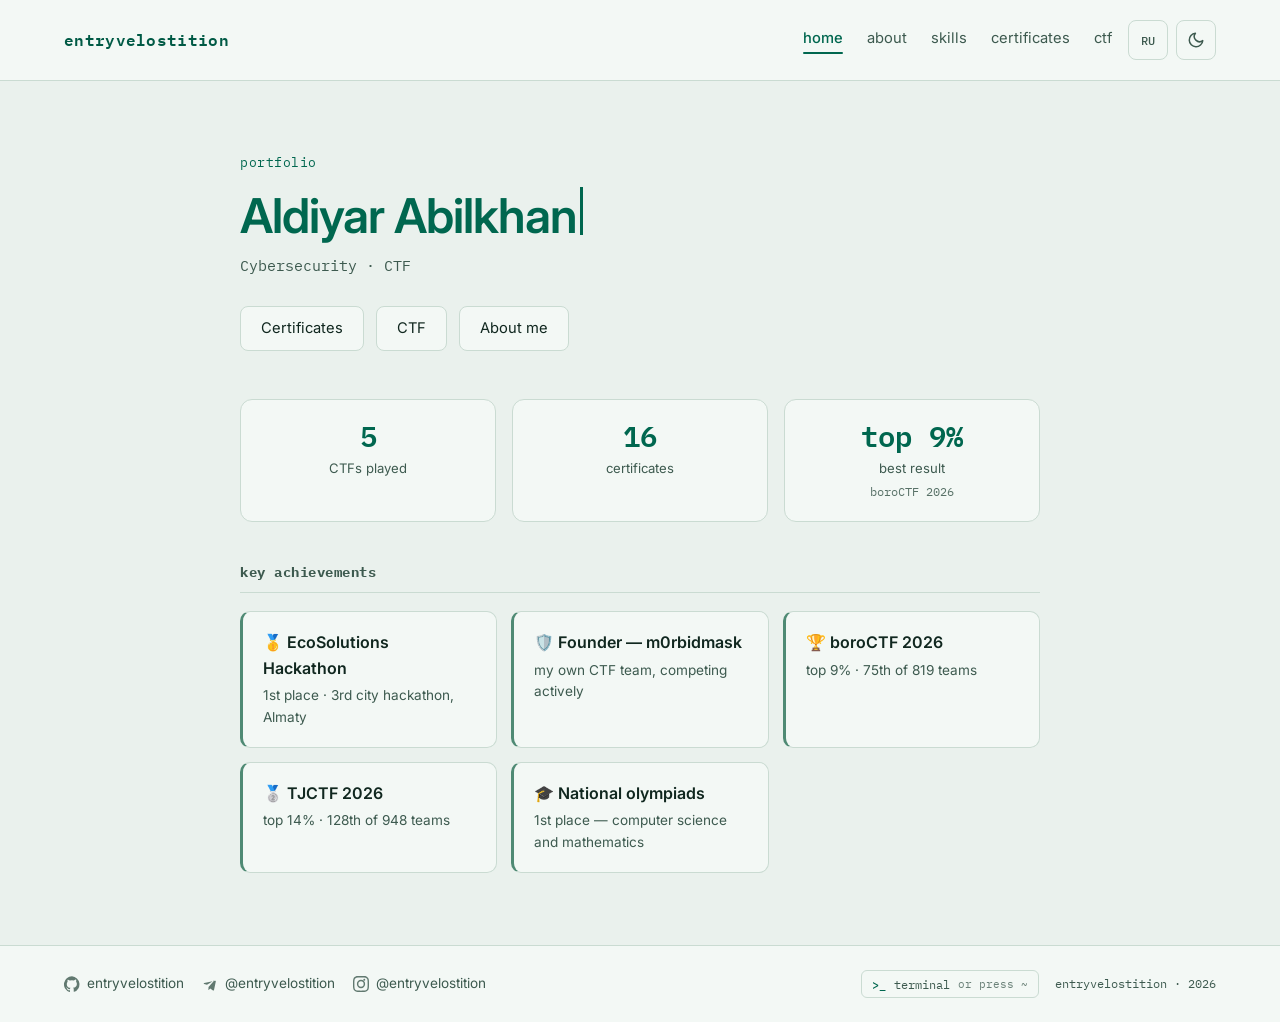
<file: index.html>
<!DOCTYPE html>
<html lang="ru">
<head>
<meta charset="UTF-8">
<meta name="viewport" content="width=device-width, initial-scale=1.0">
<title>m0rbidmask</title>
<meta name="description" content="Алдияр Әбілхан (entryvelostition) — информационная безопасность и CTF. Результаты соревнований, сертификаты, навыки.">
<meta property="og:type" content="website">
<meta property="og:site_name" content="entryvelostition">
<meta property="og:title" content="Алдияр Әбілхан — ИБ · CTF">
<meta property="og:description" content="Информационная безопасность, CTF, саморазвитие. Результаты, сертификаты, навыки.">
<meta property="og:url" content="https://entryvelostition.github.io/">
<meta property="og:image" content="https://entryvelostition.github.io/og.png">
<meta property="og:image:width" content="1200">
<meta property="og:image:height" content="630">
<meta name="twitter:card" content="summary_large_image">
<meta name="theme-color" content="#00674f">
<link rel="icon" href="favicon.svg" type="image/svg+xml">
<script>try{var t=localStorage.getItem("theme");if(t)document.documentElement.dataset.theme=t}catch(e){}</script>
<link rel="preconnect" href="https://fonts.googleapis.com">
<link rel="preconnect" href="https://fonts.gstatic.com" crossorigin>
<link href="https://fonts.googleapis.com/css2?family=Inter:wght@400;500;600&family=IBM+Plex+Mono:wght@400;500&display=swap" rel="stylesheet">
<link rel="stylesheet" href="style.css">
</head>
<body>
<main>
  <section class="intro">
    <p class="eyebrow">portfolio</p>
    <h1><span class="nick" id="nick">Алдияр Әбілхан</span><span class="tw-cursor" id="twcur"></span></h1>
    <p class="role" id="role"></p>
    <p class="tagline" id="tagline"></p>
    <div class="cta">
      <a href="certs.html" class="btn" data-i18n="home.certs">Сертификаты</a>
      <a href="ctf.html" class="btn" data-i18n="home.ctf">CTF</a>
      <a href="bio.html" class="btn" data-i18n="home.bio">О себе</a>
    </div>
  </section>

  <section class="stats" id="stats"></section>

  <section>
    <h2 class="block-h" data-i18n="home.highlights">основные достижения</h2>
    <div class="highlights" id="highlights"></div>
  </section>
</main>

<script src="data.js"></script>
<script src="common.js"></script>
<script>
buildChrome("home");
document.getElementById("role").textContent = L(PROFILE, "role");
document.getElementById("highlights").innerHTML = HIGHLIGHTS.map(h=>`
  <div class="hl"><div class="t">${L(h,"title")}</div><div class="n">${L(h,"note")}</div></div>`).join("");

// --- цифры-достижения (считаются автоматически из data.js) ---
const played = CTF.filter(c => ctfPct(c));
let best = null;
played.forEach(c => {
  const p = ctfPct(c).pct;
  if (best === null || p < best.pct) best = { pct: p, event: L(c, "event") };
});
const stats = [
  { num: played.length,  label: t("stat.played") },
  { num: CERTS.length,   label: t("stat.certs") },
  ...(best ? [{ num: t("top") + " " + best.pct + "%", label: t("stat.best"), sub: best.event }] : []),
];
document.getElementById("stats").innerHTML = stats.map(s=>`
  <div class="stat">
    <div class="stat-num">${s.num}</div>
    <div class="stat-label">${s.label}</div>
    ${s.sub ? `<div class="stat-sub">${s.sub}</div>` : ""}
  </div>`).join("");

// --- typewriter: печатаем имя, затем tagline по очереди ---
const nickEl = document.getElementById("nick");
const tagEl  = document.getElementById("tagline");
const curEl  = document.getElementById("twcur");
const NAME = L(PROFILE, "name") || PROFILE.nick;
const TAG  = L(PROFILE, "tagline") || "";
const reduceMotion = window.matchMedia("(prefers-reduced-motion: reduce)").matches;

function typeText(el, txt, speed, done){
  let i = 0;
  (function step(){
    if(i <= txt.length){ el.textContent = txt.slice(0, i++); setTimeout(step, speed); }
    else if(done) done();
  })();
}

if(reduceMotion){
  nickEl.textContent = NAME;
  tagEl.textContent  = TAG;
  if(curEl) curEl.style.display = "none";
} else {
  nickEl.textContent = "";
  tagEl.textContent  = "";
  typeText(nickEl, NAME, 80, ()=>{
    setTimeout(()=>typeText(tagEl, TAG, 30, ()=>{
      if(curEl) curEl.style.display = "none";
    }), 400);
  });
}

// --- анимация появления при скролле ---
const io = new IntersectionObserver((entries)=>{
  entries.forEach(e=>{ if(e.isIntersecting){ e.target.classList.add("in"); io.unobserve(e.target); } });
}, { threshold: 0.12 });
document.querySelectorAll(".stat, .hl, .block-h").forEach((el,i)=>{
  el.classList.add("reveal");
  el.style.transitionDelay = (i * 60) + "ms";
  io.observe(el);
});
</script>
</body>
</html>
</file>
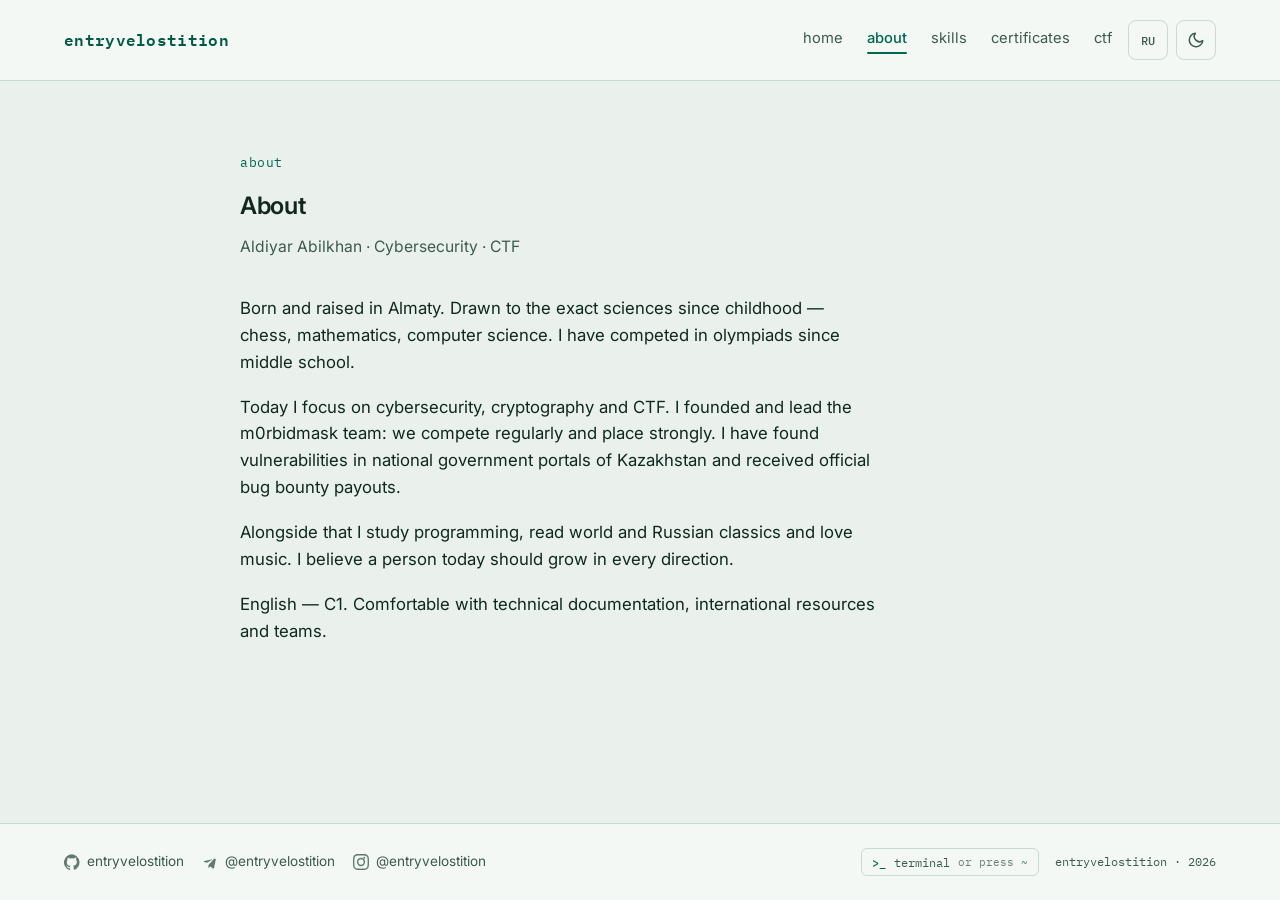
<file: bio.html>
<!DOCTYPE html>
<html lang="ru">
<head>
<meta charset="UTF-8">
<meta name="viewport" content="width=device-width, initial-scale=1.0">
<title>О себе — m0rbidmask</title>
<meta name="description" content="Алдияр Әбілхан: кибербезопасность, криптография, CTF, команда m0rbidmask, bug bounty.">
<meta property="og:type" content="profile">
<meta property="og:title" content="О себе — Алдияр Әбілхан">
<meta property="og:description" content="Кибербезопасность, криптография, CTF, команда m0rbidmask, bug bounty.">
<meta property="og:url" content="https://entryvelostition.github.io/bio.html">
<meta property="og:image" content="https://entryvelostition.github.io/og.png">
<meta name="twitter:card" content="summary_large_image">
<meta name="theme-color" content="#00674f">
<link rel="icon" href="favicon.svg" type="image/svg+xml">
<script>try{var t=localStorage.getItem("theme");if(t)document.documentElement.dataset.theme=t}catch(e){}</script>
<link rel="preconnect" href="https://fonts.googleapis.com">
<link rel="preconnect" href="https://fonts.gstatic.com" crossorigin>
<link href="https://fonts.googleapis.com/css2?family=Inter:wght@400;500;600&family=IBM+Plex+Mono:wght@400;500&display=swap" rel="stylesheet">
<link rel="stylesheet" href="style.css">
</head>
<body>
<main>
  <p class="eyebrow">about</p>
  <h1 class="page-title" data-i18n="bio.title">О себе</h1>
  <p class="page-sub" id="role"></p>
  <div class="bio" id="bio"></div>
</main>

<script src="data.js"></script>
<script src="common.js"></script>
<script>
buildChrome("bio");
const fullName = L(PROFILE, "name");
document.getElementById("role").textContent = (fullName ? fullName + " · " : "") + L(PROFILE, "role");
document.getElementById("bio").innerHTML = (LANG === "en" ? BIO_EN : BIO).map(p=>`<p>${p}</p>`).join("");
</script>
</body>
</html>
</file>
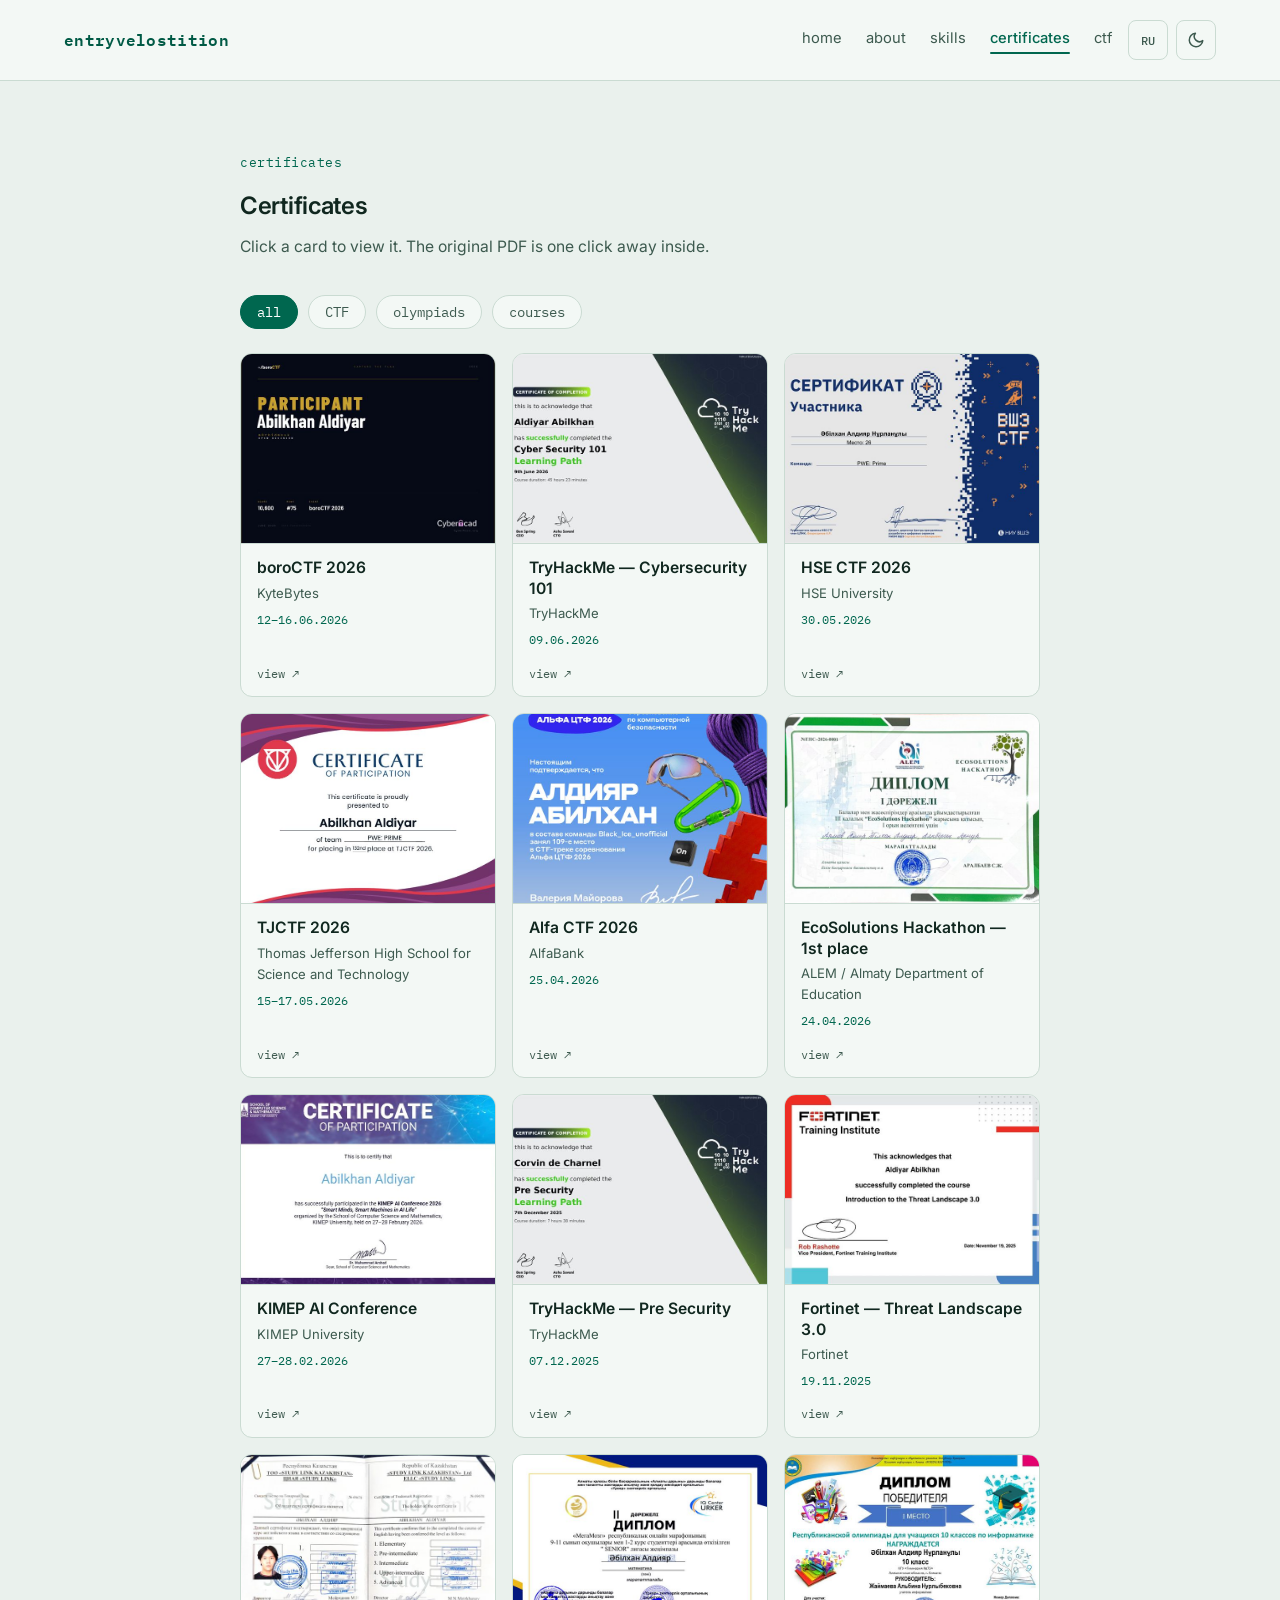
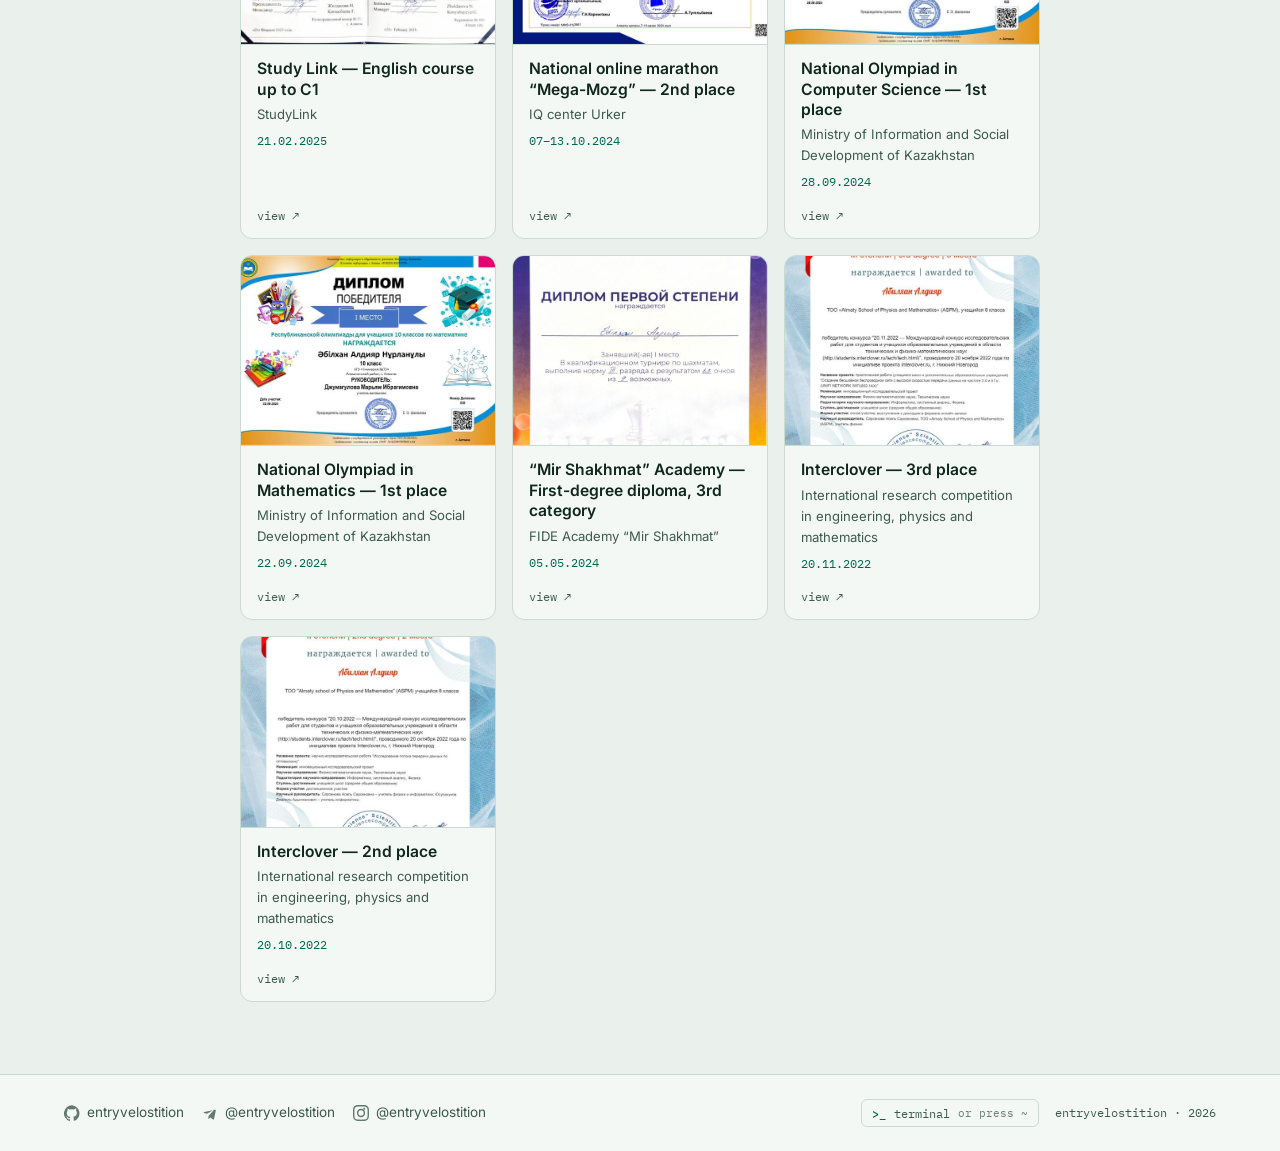
<file: certs.html>
<!DOCTYPE html>
<html lang="ru">
<head>
<meta charset="UTF-8">
<meta name="viewport" content="width=device-width, initial-scale=1.0">
<title>Сертификаты — m0rbidmask</title>
<meta name="description" content="Сертификаты и дипломы: CTF, олимпиады, хакатоны, курсы по кибербезопасности.">
<meta property="og:type" content="website">
<meta property="og:title" content="Сертификаты — Алдияр Әбілхан">
<meta property="og:description" content="CTF, олимпиады, хакатоны, курсы по кибербезопасности.">
<meta property="og:url" content="https://entryvelostition.github.io/certs.html">
<meta property="og:image" content="https://entryvelostition.github.io/og.png">
<meta name="twitter:card" content="summary_large_image">
<meta name="theme-color" content="#00674f">
<link rel="icon" href="favicon.svg" type="image/svg+xml">
<script>try{var t=localStorage.getItem("theme");if(t)document.documentElement.dataset.theme=t}catch(e){}</script>
<link rel="preconnect" href="https://fonts.googleapis.com">
<link rel="preconnect" href="https://fonts.gstatic.com" crossorigin>
<link href="https://fonts.googleapis.com/css2?family=Inter:wght@400;500;600&family=IBM+Plex+Mono:wght@400;500&display=swap" rel="stylesheet">
<link rel="stylesheet" href="style.css">
</head>
<body>
<main>
  <p class="eyebrow">certificates</p>
  <h1 class="page-title" data-i18n="certs.title">Сертификаты</h1>
  <p class="page-sub" data-i18n="certs.sub">Нажми на карточку — откроется просмотр.</p>
  <div class="cert-filters" id="filters"></div>
  <div class="cert-grid" id="grid"></div>
</main>

<script src="data.js"></script>
<script src="common.js"></script>
<script>
buildChrome("certs");

const CAT_ORDER = ["all","ctf","olympiad","edu"];
const present = new Set(CERTS.map(c => c.cat).filter(Boolean));
const filtersEl = document.getElementById("filters");
const gridEl = document.getElementById("grid");
let shown = CERTS;   // текущий отфильтрованный список (по нему листает просмотрщик)

function renderGrid(cat){
  shown = (cat === "all") ? CERTS : CERTS.filter(c => c.cat === cat);
  gridEl.innerHTML = shown.map((c, i)=>`
    <a class="cert" href="${c.file}" target="_blank" rel="noopener" data-i="${i}">
      <div class="cert-thumb">${c.thumb
        ? `<img src="${thumbSrc(c)}" alt="${L(c,"title")}" loading="lazy" decoding="async" onerror="this.onerror=null;this.src='${c.thumb}'">`
        : `<span class="ph">${L(c,"title")[0]}</span>`}</div>
      <div class="cert-body">
        <h3>${L(c,"title")}</h3>
        <div class="iss">${L(c,"issuer")}</div>
        <div class="dt">${fmtDate(c)}</div>
      </div>
      <span class="cert-open">${c.thumb ? t("certs.view") : "PDF ↗"}</span>
    </a>`).join("");
}

filtersEl.innerHTML = CAT_ORDER
  .filter(cat => cat === "all" || present.has(cat))
  .map((cat,i) => `<button class="cert-filter${i===0?' active':''}" type="button" data-cat="${cat}">${t("cat." + cat)}</button>`)
  .join("");

filtersEl.addEventListener("click", e => {
  const btn = e.target.closest(".cert-filter");
  if(!btn) return;
  filtersEl.querySelectorAll(".cert-filter").forEach(b => b.classList.remove("active"));
  btn.classList.add("active");
  renderGrid(btn.dataset.cat);
});

renderGrid("all");

/* ---------- просмотрщик ---------- */
const viewer = document.createElement("div");
viewer.className = "viewer";
viewer.hidden = true;
viewer.setAttribute("role", "dialog");
viewer.setAttribute("aria-modal", "true");
viewer.innerHTML = `
  <button class="viewer-close" type="button" aria-label="${t("viewer.close")}">×</button>
  <button class="viewer-nav prev" type="button" aria-label="${t("viewer.prev")}">‹</button>
  <figure class="viewer-box">
    <div class="viewer-img"><img alt=""></div>
    <figcaption class="viewer-cap">
      <div class="viewer-text">
        <h3 id="viewer-title"></h3>
        <p class="iss"></p>
        <p class="dt"></p>
      </div>
      <div class="viewer-actions">
        <span class="viewer-count"></span>
        <a class="btn primary viewer-pdf" target="_blank" rel="noopener">${t("viewer.pdf")}</a>
      </div>
    </figcaption>
  </figure>
  <button class="viewer-nav next" type="button" aria-label="${t("viewer.next")}">›</button>`;
document.body.appendChild(viewer);
viewer.setAttribute("aria-labelledby", "viewer-title");

const vImg = viewer.querySelector(".viewer-img img");
let cur = 0, lastFocus = null;

function show(i){
  cur = (i + shown.length) % shown.length;
  const c = shown[cur];
  viewer.querySelector("h3").textContent = L(c, "title");
  viewer.querySelector(".iss").textContent = L(c, "issuer");
  viewer.querySelector(".dt").textContent = fmtDate(c);
  viewer.querySelector(".viewer-count").textContent = `${cur + 1} / ${shown.length}`;
  viewer.querySelector(".viewer-pdf").href = c.file;
  vImg.alt = L(c, "title");

  // сначала показываем уже загруженное превью, потом подменяем на чёткую версию
  const want = cur;
  vImg.classList.add("loading");
  vImg.onerror = () => { vImg.onerror = null; vImg.src = c.thumb; };
  vImg.src = thumbSrc(c);
  const full = new Image();
  full.onload = () => { if (cur === want) { vImg.src = full.src; vImg.classList.remove("loading"); } };
  full.onerror = () => { if (cur === want) vImg.classList.remove("loading"); };
  full.src = fullSrc(c);

  // заранее подгрузим соседей, чтобы листалось без задержки
  [cur + 1, cur - 1].forEach(j => { const n = shown[(j + shown.length) % shown.length]; if (n && n.thumb) new Image().src = fullSrc(n); });
}

function openViewer(i){
  lastFocus = document.activeElement;
  viewer.hidden = false;
  viewer.classList.toggle("single", shown.length < 2);
  document.body.classList.add("no-scroll");
  show(i);
  viewer.querySelector(".viewer-close").focus();
}
function closeViewer(){
  viewer.hidden = true;
  document.body.classList.remove("no-scroll");
  if (lastFocus) lastFocus.focus();
}

gridEl.addEventListener("click", e => {
  const a = e.target.closest(".cert");
  if (!a) return;
  if (e.ctrlKey || e.metaKey || e.shiftKey || e.altKey || e.button !== 0) return;  // ctrl+клик — PDF в новой вкладке
  const c = shown[+a.dataset.i];
  if (!c || !c.thumb) return;  // без картинки — просто открываем PDF
  e.preventDefault();
  openViewer(+a.dataset.i);
});

viewer.querySelector(".viewer-close").addEventListener("click", closeViewer);
viewer.querySelector(".prev").addEventListener("click", () => show(cur - 1));
viewer.querySelector(".next").addEventListener("click", () => show(cur + 1));
viewer.addEventListener("click", e => { if (e.target === viewer || e.target.classList.contains("viewer-img")) closeViewer(); });

document.addEventListener("keydown", e => {
  if (viewer.hidden) return;
  if (e.key === "Escape") { e.preventDefault(); closeViewer(); }
  else if (e.key === "ArrowLeft") show(cur - 1);
  else if (e.key === "ArrowRight") show(cur + 1);
  else if (e.key === "Tab") {  // фокус не уходит из окна
    const f = [...viewer.querySelectorAll("button:not([hidden]), a[href]")].filter(x => x.offsetParent);
    const first = f[0], last = f[f.length - 1];
    if (e.shiftKey && document.activeElement === first) { e.preventDefault(); last.focus(); }
    else if (!e.shiftKey && document.activeElement === last) { e.preventDefault(); first.focus(); }
  }
});

// свайп на телефоне
let tx = null, ty = null;
viewer.addEventListener("touchstart", e => { tx = e.touches[0].clientX; ty = e.touches[0].clientY; }, { passive: true });
viewer.addEventListener("touchend", e => {
  if (tx === null) return;
  const dx = e.changedTouches[0].clientX - tx, dy = e.changedTouches[0].clientY - ty;
  if (Math.abs(dx) > 50 && Math.abs(dx) > Math.abs(dy)) show(cur + (dx < 0 ? 1 : -1));
  tx = ty = null;
});
</script>
</body>
</html>
</file>
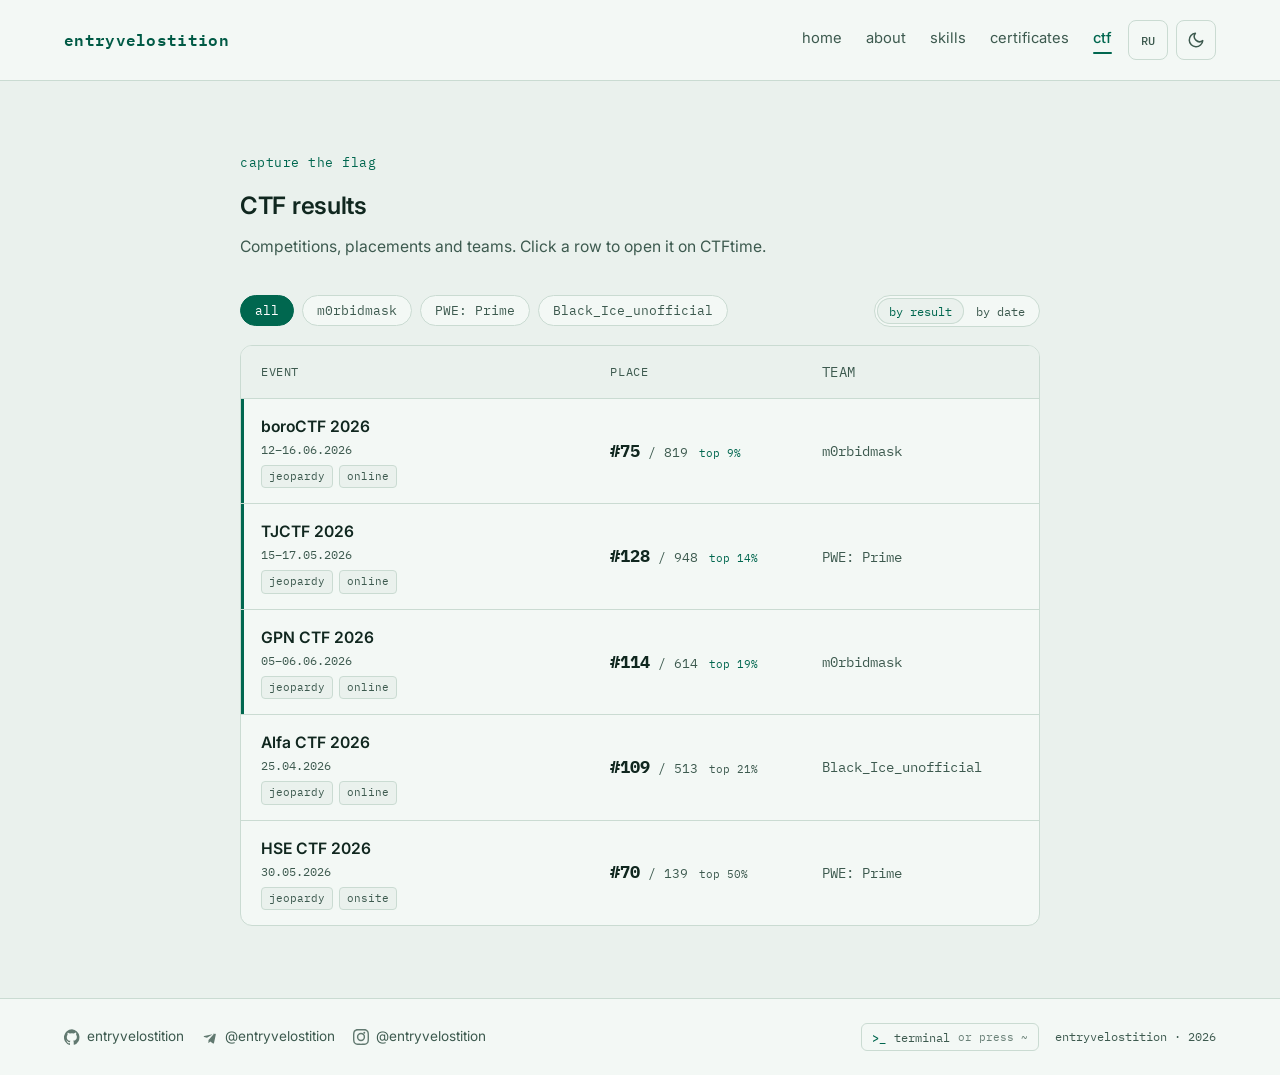
<file: ctf.html>
<!DOCTYPE html>
<html lang="ru">
<head>
<meta charset="UTF-8">
<meta name="viewport" content="width=device-width, initial-scale=1.0">
<title>CTF — m0rbidmask</title>
<meta name="description" content="Результаты CTF-соревнований: места, команды, ссылки на CTFtime.">
<meta property="og:type" content="website">
<meta property="og:title" content="CTF результаты — Алдияр Әбілхан">
<meta property="og:description" content="Места, команды и ссылки на CTFtime.">
<meta property="og:url" content="https://entryvelostition.github.io/ctf.html">
<meta property="og:image" content="https://entryvelostition.github.io/og.png">
<meta name="twitter:card" content="summary_large_image">
<meta name="theme-color" content="#00674f">
<link rel="icon" href="favicon.svg" type="image/svg+xml">
<script>try{var t=localStorage.getItem("theme");if(t)document.documentElement.dataset.theme=t}catch(e){}</script>
<link rel="preconnect" href="https://fonts.googleapis.com">
<link rel="preconnect" href="https://fonts.gstatic.com" crossorigin>
<link href="https://fonts.googleapis.com/css2?family=Inter:wght@400;500;600&family=IBM+Plex+Mono:wght@400;500&display=swap" rel="stylesheet">
<link rel="stylesheet" href="style.css">
<style>
  /* вкладка CTF: 3 колонки, дата — под названием */
  .ctf-table .row{grid-template-columns:1.7fr 1fr 1fr}
  @media(max-width:680px){ .ctf-table .row{grid-template-columns:1fr} }
</style>
</head>
<body>
<main>
  <p class="eyebrow">capture the flag</p>
  <h1 class="page-title" data-i18n="ctf.title">CTF результаты</h1>
  <p class="page-sub" data-i18n="ctf.sub">Соревнования, места и команды.</p>
  <div class="ctf-controls">
    <div class="chips" id="chips"></div>
    <div class="seg" id="sort" role="group">
      <button type="button" class="on" data-s="result" data-i18n="ctf.byResult">по результату</button>
      <button type="button" data-s="date" data-i18n="ctf.byDate">по дате</button>
    </div>
  </div>
  <div class="ctf-table" id="table"></div>
</main>

<script src="data.js"></script>
<script src="common.js"></script>
<script>
buildChrome("ctf");
const table = document.getElementById("table");
let team = "all", sort = "result";

function render(){
  let list = team === "all" ? CTF : CTF.filter(x => x.team === team);
  list = sort === "date" ? byDateDesc(list) : byResult(list);
  table.innerHTML = `
    <div class="row head">
      <span class="c-event">${t("ctf.event")}</span>
      <span class="c-place">${t("ctf.place")}</span>
      <span class="c-team">${t("ctf.team")}</span>
    </div>` + list.map(x=>{
    const p = ctfPct(x);
    const top = p && p.top ? "top" : "";
    const tags = x.tags && x.tags.length ? `<span class="row-tags">${x.tags.map(g=>`<i>${g}</i>`).join("")}</span>` : "";
    return `
    <a class="row ${top}" href="${x.url}" target="_blank" rel="noopener">
      <span class="c-event">
        <strong>${L(x,"event")}</strong>
        <span class="c-when">${fmtDate(x)}</span>
        ${tags}
      </span>
      <span class="c-place">
        ${x.place?`<b>#${x.place}</b>`:`<b>—</b>`}${x.total?`<small> / ${x.total}</small>`:""}
        ${p?`<span class="pct ${top}">${t("top")} ${p.pct}%</span>`:""}
      </span>
      <span class="c-team" data-label="${t("ctf.team")}: ">${x.team}</span>
    </a>`;
  }).join("");
}

const teams = ["all", ...new Set(CTF.map(x=>x.team))];
const chips = document.getElementById("chips");
chips.innerHTML = teams.map(x=>`<button type="button" class="chip ${x==='all'?'on':''}" data-t="${x}">${x==='all'?t("ctf.all"):x}</button>`).join("");
chips.addEventListener("click", e=>{
  const b = e.target.closest(".chip");
  if(!b) return;
  team = b.dataset.t;
  [...chips.children].forEach(c=>c.classList.toggle("on", c.dataset.t===team));
  render();
});

const sortEl = document.getElementById("sort");
sortEl.addEventListener("click", e=>{
  const b = e.target.closest("button");
  if(!b) return;
  sort = b.dataset.s;
  [...sortEl.children].forEach(c=>{ c.classList.toggle("on", c===b); c.setAttribute("aria-pressed", c===b); });
  render();
});
[...sortEl.children].forEach(c=>c.setAttribute("aria-pressed", c.classList.contains("on")));

render();
</script>
</body>
</html>
</file>
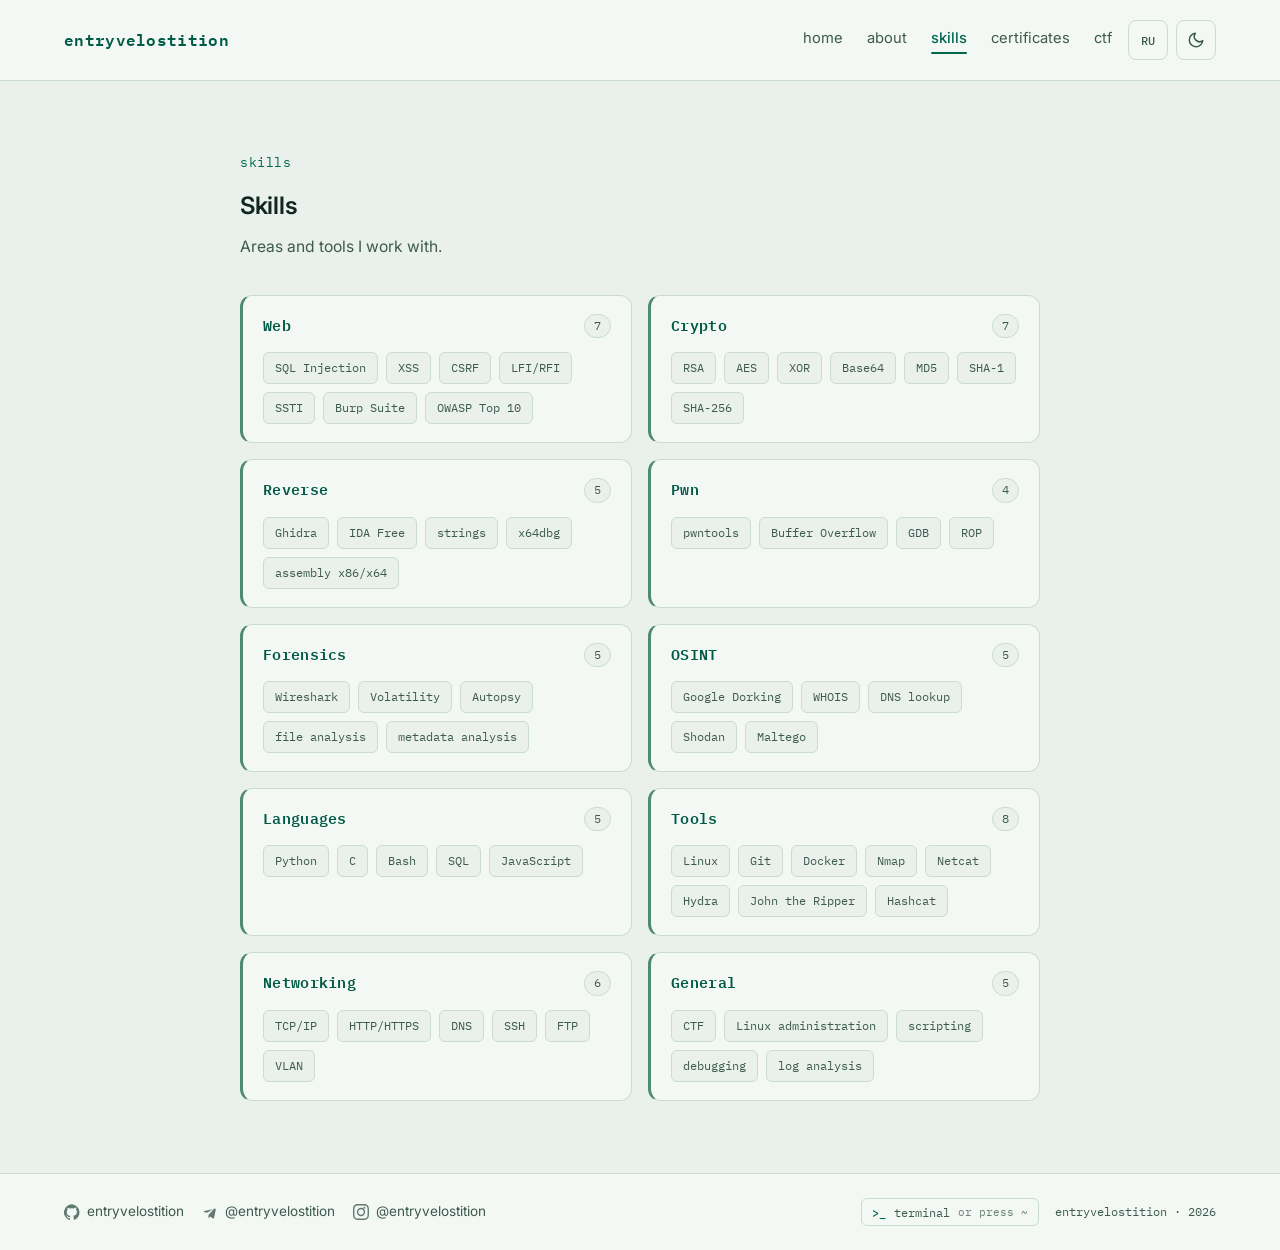
<file: skills.html>
<!DOCTYPE html>
<html lang="ru">
<head>
<meta charset="UTF-8">
<meta name="viewport" content="width=device-width, initial-scale=1.0">
<title>Навыки — m0rbidmask</title>
<meta name="description" content="Навыки и инструменты: web, crypto, reverse, pwn, forensics, OSINT, сети.">
<meta property="og:type" content="website">
<meta property="og:title" content="Навыки — Алдияр Әбілхан">
<meta property="og:description" content="Web, crypto, reverse, pwn, forensics, OSINT, сети.">
<meta property="og:url" content="https://entryvelostition.github.io/skills.html">
<meta property="og:image" content="https://entryvelostition.github.io/og.png">
<meta name="twitter:card" content="summary_large_image">
<meta name="theme-color" content="#00674f">
<link rel="icon" href="favicon.svg" type="image/svg+xml">
<script>try{var t=localStorage.getItem("theme");if(t)document.documentElement.dataset.theme=t}catch(e){}</script>
<link rel="preconnect" href="https://fonts.googleapis.com">
<link rel="preconnect" href="https://fonts.gstatic.com" crossorigin>
<link href="https://fonts.googleapis.com/css2?family=Inter:wght@400;500;600&family=IBM+Plex+Mono:wght@400;500&display=swap" rel="stylesheet">
<link rel="stylesheet" href="style.css">
</head>
<body>
<main>
  <p class="eyebrow">skills</p>
  <h1 class="page-title" data-i18n="skills.title">Навыки</h1>
  <p class="page-sub" data-i18n="skills.sub">Направления и инструменты, с которыми работаю.</p>
  <div class="skills-grid" id="skills"></div>
</main>

<script src="data.js"></script>
<script src="common.js"></script>
<script>
buildChrome("skills");

document.getElementById("skills").innerHTML = SKILLS.map(cat=>`
  <div class="skill-cat">
    <div class="skill-cat-head">
      <span class="skill-cat-name">${L(cat,"label")}</span>
      <span class="skill-cat-count">${cat.tags.length}</span>
    </div>
    <div class="skill-tags">
      ${cat.tags.map(x=>`<span class="skill-tag">${x}</span>`).join("")}
    </div>
  </div>`).join("");
</script>
</body>
</html>
</file>
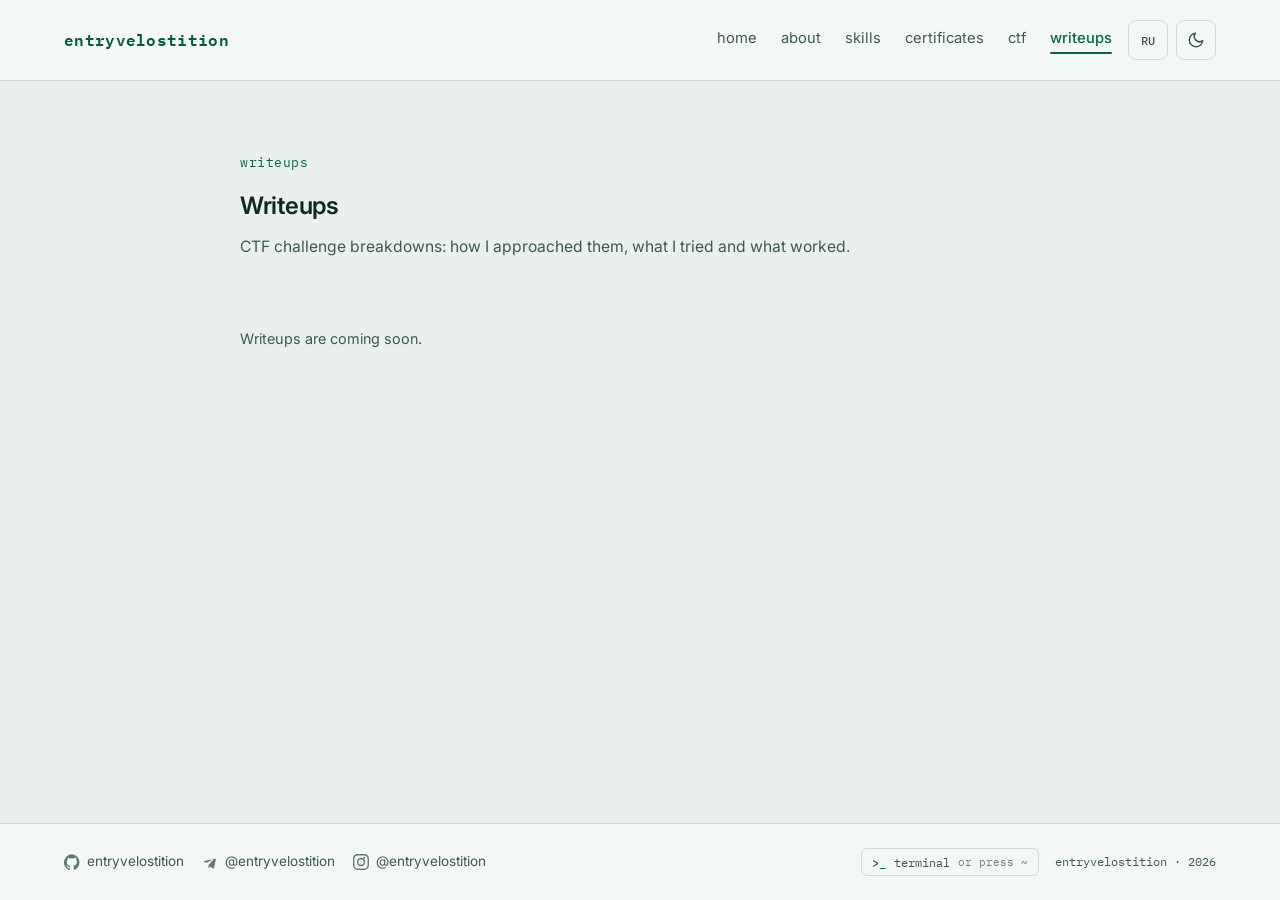
<file: writeups.html>
<!DOCTYPE html>
<html lang="ru">
<head>
<meta charset="UTF-8">
<meta name="viewport" content="width=device-width, initial-scale=1.0">
<title>Райтапы — m0rbidmask</title>
<meta name="description" content="Разборы задач с CTF-соревнований: web, crypto, reverse, pwn, forensics.">
<meta property="og:type" content="website">
<meta property="og:title" content="Райтапы — Алдияр Әбілхан">
<meta property="og:description" content="Разборы задач с CTF-соревнований.">
<meta property="og:url" content="https://entryvelostition.github.io/writeups.html">
<meta property="og:image" content="https://entryvelostition.github.io/og.png">
<meta name="twitter:card" content="summary_large_image">
<meta name="theme-color" content="#00674f">
<link rel="icon" href="favicon.svg" type="image/svg+xml">
<script>try{var t=localStorage.getItem("theme");if(t)document.documentElement.dataset.theme=t}catch(e){}</script>
<link rel="preconnect" href="https://fonts.googleapis.com">
<link rel="preconnect" href="https://fonts.gstatic.com" crossorigin>
<link href="https://fonts.googleapis.com/css2?family=Inter:wght@400;500;600&family=IBM+Plex+Mono:wght@400;500&display=swap" rel="stylesheet">
<link rel="stylesheet" href="style.css">
</head>
<body>
<main>
  <p class="eyebrow">writeups</p>
  <h1 class="page-title" data-i18n="wu.title">Райтапы</h1>
  <p class="page-sub" data-i18n="wu.sub">Разборы задач с CTF.</p>
  <div class="chips" id="chips"></div>
  <div class="wu-list" id="list"></div>
</main>

<script src="data.js"></script>
<script src="common.js"></script>
<script>
buildChrome("writeups");
const listEl = document.getElementById("list");
const chips = document.getElementById("chips");
const all = byDateDesc(WRITEUPS);
let cat = "all";

function render(){
  const list = cat === "all" ? all : all.filter(w => w.cat === cat);
  if (!all.length) { listEl.innerHTML = `<p class="empty-note">${t("wu.empty")}</p>`; return; }
  listEl.innerHTML = list.map(w => `
    <a class="wu-card" href="writeup.html?id=${encodeURIComponent(w.id)}">
      <div class="wu-meta">
        ${w.cat ? `<span class="wu-cat">${w.cat}</span>` : ""}
        <span>${w.ctf || ""}</span>
        <span class="wu-date">${fmtDate(w)}</span>
      </div>
      <h3>${L(w, "title")}</h3>
      ${w.summary ? `<p>${L(w, "summary")}</p>` : ""}
      <div class="wu-foot">
        <span class="row-tags">${(w.tags || []).map(g => `<i>${g}</i>`).join("")}</span>
        <span class="wu-read">${t("wu.read")}</span>
      </div>
    </a>`).join("");
}

const cats = [...new Set(all.map(w => w.cat).filter(Boolean))];
if (cats.length > 1) {
  chips.innerHTML = ["all", ...cats].map(c => `<button type="button" class="chip ${c==='all'?'on':''}" data-c="${c}">${c==='all'?t("wu.all"):c}</button>`).join("");
  chips.addEventListener("click", e => {
    const b = e.target.closest(".chip");
    if (!b) return;
    cat = b.dataset.c;
    [...chips.children].forEach(x => x.classList.toggle("on", x.dataset.c === cat));
    render();
  });
}
render();
</script>
</body>
</html>
</file>
<file: style.css>
/* ===== palette (с картинки) ===== */
:root{
  --sage:#4f8a74;       /* приглушённый изумруд */
  --olive:#005a45;      /* тёмный изумруд */
  --light:#a9cdbf;      /* светлый мятно-изумрудный */
  --mist:#9fb5ad;       /* серо-зелёный */
  --cream:#eaf1ed;      /* холодный кремовый фон */
  --paper:#f3f8f5;      /* светлее фон карточек */
  --ink:#10271f;        /* основной текст */
  --ink-soft:#3d5a4f;   /* приглушённый */
  --line:#cadbd2;       /* границы */
  --accent:#00674f;     /* акцент — Emerald Green */
  --on-accent:#ffffff;  /* текст на акцентном фоне */
  --shadow:rgba(16,39,31,.35);
  --sans:'Inter',system-ui,-apple-system,sans-serif;
  --mono:'IBM Plex Mono','JetBrains Mono',monospace;
  color-scheme:light;
}

/* ===== тёмная тема: по системе или по кнопке ===== */
@media (prefers-color-scheme:dark){
  :root:not([data-theme="light"]){
    --sage:#4f8a74; --olive:#86d4b4; --light:#24443a; --mist:#4a615a;
    --cream:#0c1512; --paper:#121e1a; --ink:#e2ede8; --ink-soft:#9bb3a9;
    --line:#22352e; --accent:#4cc69b; --on-accent:#06120e; --shadow:rgba(0,0,0,.6);
    color-scheme:dark;
  }
}
:root[data-theme="dark"]{
  --sage:#4f8a74; --olive:#86d4b4; --light:#24443a; --mist:#4a615a;
  --cream:#0c1512; --paper:#121e1a; --ink:#e2ede8; --ink-soft:#9bb3a9;
  --line:#22352e; --accent:#4cc69b; --on-accent:#06120e; --shadow:rgba(0,0,0,.6);
  color-scheme:dark;
}
*{box-sizing:border-box;margin:0;padding:0}
html{scroll-behavior:smooth}
body{
  font-family:var(--sans);background:var(--cream);color:var(--ink);
  line-height:1.6;-webkit-font-smoothing:antialiased;
  min-height:100vh;display:flex;flex-direction:column;
  overflow-x:hidden;
}
a{color:inherit;text-decoration:none}
:focus-visible{outline:2px solid var(--accent);outline-offset:3px;border-radius:6px}
::selection{background:var(--accent);color:var(--on-accent)}

/* ===== nav ===== */
.nav{
  display:flex;align-items:center;justify-content:space-between;gap:16px;
  padding:20px clamp(20px,5vw,72px);
  background:var(--paper);border-bottom:1px solid var(--line);
  position:sticky;top:0;z-index:10;
}
.brand{font-family:var(--mono);font-weight:600;font-size:1rem;color:var(--olive);letter-spacing:.3px}
.links{display:flex;gap:24px;font-size:.92rem;margin-left:auto}
.nav-actions{display:flex;align-items:center;gap:8px}

/* переключатель темы */
.theme-toggle{display:flex;align-items:center;justify-content:center;width:40px;height:40px;padding:0;background:none;border:1px solid var(--line);border-radius:8px;color:var(--ink-soft);cursor:pointer;transition:.15s}
.theme-toggle:hover{border-color:var(--accent);color:var(--accent)}
.lang-toggle{height:40px;min-width:40px;padding:0 8px;background:none;border:1px solid var(--line);border-radius:8px;color:var(--ink-soft);font-family:var(--mono);font-size:.78rem;font-weight:500;letter-spacing:.5px;cursor:pointer;transition:.15s}
.lang-toggle:hover{border-color:var(--accent);color:var(--accent)}
.theme-toggle .i-sun{display:none}
:root[data-theme="dark"] .theme-toggle .i-sun{display:block}
:root[data-theme="dark"] .theme-toggle .i-moon{display:none}
@media (prefers-color-scheme:dark){
  :root:not([data-theme="light"]) .theme-toggle .i-sun{display:block}
  :root:not([data-theme="light"]) .theme-toggle .i-moon{display:none}
}
.links a{color:var(--ink-soft);padding-bottom:3px;position:relative;transition:color .15s}
.links a:hover{color:var(--ink)}
.links a.active{color:var(--accent);font-weight:500}
.links a.active::after{content:"";position:absolute;left:0;right:0;bottom:-1px;height:2px;background:var(--accent);border-radius:2px}

/* бургер-кнопка (скрыта на десктопе) */
.nav-burger{display:none;flex-direction:column;justify-content:center;gap:5px;width:40px;height:40px;padding:0;background:none;border:1px solid var(--line);border-radius:8px;cursor:pointer;transition:.15s}
.nav-burger span{display:block;width:20px;height:2px;margin:0 auto;background:var(--ink-soft);border-radius:2px;transition:.2s}
.nav-burger:hover{border-color:var(--accent)}

/* ===== layout ===== */
main{flex:1;width:100%;max-width:880px;margin:0 auto;padding:clamp(40px,6vw,72px) clamp(20px,5vw,40px)}
.page-title{font-size:1.5rem;font-weight:600;margin-bottom:8px;letter-spacing:-.3px}
.page-sub{color:var(--ink-soft);margin-bottom:36px;font-size:.98rem}
.eyebrow{font-family:var(--mono);font-size:.8rem;color:var(--accent);letter-spacing:.5px;text-transform:lowercase;margin-bottom:14px}

/* ===== home ===== */
.intro{margin-bottom:48px}
.intro h1{font-size:clamp(2rem,5vw,3rem);font-weight:600;letter-spacing:-1px;line-height:1.1}
.intro h1 .nick{color:var(--accent)}
.intro .role{font-family:var(--mono);color:var(--ink-soft);font-size:.95rem;margin-top:10px}
.intro .tagline{font-size:1.05rem;color:var(--ink-soft);max-width:540px;margin-top:18px}
.intro .cta{display:flex;gap:12px;flex-wrap:wrap;margin-top:28px}
.btn{
  font-size:.92rem;padding:10px 20px;border-radius:8px;border:1px solid var(--line);
  background:var(--paper);transition:.15s;color:var(--ink)
}
.btn:hover{border-color:var(--accent);color:var(--accent)}
.btn.primary{background:var(--accent);color:var(--on-accent);border-color:var(--accent)}
.btn.primary:hover{background:var(--olive);color:var(--on-accent)}

.block-h{font-size:.85rem;font-family:var(--mono);text-transform:lowercase;letter-spacing:.5px;color:var(--ink-soft);margin:0 0 18px;padding-bottom:8px;border-bottom:1px solid var(--line)}

/* highlights */
.highlights{display:grid;grid-template-columns:repeat(auto-fill,minmax(240px,1fr));gap:14px}
.hl{
  background:var(--paper);border:1px solid var(--line);border-radius:10px;padding:18px 20px;
  border-left:3px solid var(--sage);transition:.15s
}
.hl:hover{border-left-color:var(--accent);transform:translateY(-2px)}
.hl .t{font-weight:600;font-size:1rem;margin-bottom:4px}
.hl .n{font-size:.85rem;color:var(--ink-soft)}

/* ===== bio ===== */
.bio p{font-size:1.05rem;color:var(--ink);margin-bottom:18px;max-width:640px}
.bio-meta{margin-top:36px;display:flex;flex-wrap:wrap;gap:10px}
.bio-meta span{font-family:var(--mono);font-size:.82rem;background:var(--paper);border:1px solid var(--line);padding:7px 13px;border-radius:6px;color:var(--ink-soft)}

/* ===== certs ===== */
.cert-filters{display:flex;flex-wrap:wrap;gap:10px;margin-bottom:24px}
.cert-filter{
  font-family:var(--mono);font-size:.85rem;color:var(--ink-soft);
  background:var(--paper);border:1px solid var(--line);border-radius:999px;
  padding:7px 16px;cursor:pointer;transition:all .15s;
}
.cert-filter:hover{color:var(--ink);border-color:var(--accent)}
.cert-filter.active{background:var(--accent);color:var(--on-accent);border-color:var(--accent)}
.cert-grid{display:grid;grid-template-columns:repeat(auto-fill,minmax(220px,1fr));gap:16px}
.cert{
  background:var(--paper);border:1px solid var(--line);border-radius:12px;overflow:hidden;
  display:flex;flex-direction:column;transition:.18s
}
.cert:hover{transform:translateY(-3px);box-shadow:0 10px 28px -16px var(--shadow);border-color:var(--sage)}
.cert-thumb{aspect-ratio:4/3;background:var(--cream);display:flex;align-items:center;justify-content:center;border-bottom:1px solid var(--line);overflow:hidden}
.cert-thumb img{width:100%;height:100%;object-fit:cover}
.cert-thumb .ph{font-family:var(--mono);font-size:2.2rem;color:var(--sage)}
.cert-body{padding:14px 16px;flex:1}
.cert-body h3{font-size:.98rem;font-weight:600;margin-bottom:4px;line-height:1.3}
.cert-body .iss{font-size:.82rem;color:var(--ink-soft)}
.cert-body .dt{font-family:var(--mono);font-size:.76rem;color:var(--accent);margin-top:6px}
.cert-open{font-family:var(--mono);font-size:.75rem;color:var(--ink-soft);padding:0 16px 13px}

/* ===== ctf ===== */
.chips{display:flex;gap:8px;flex-wrap:wrap;margin-bottom:18px}
.chip{font-family:var(--mono);font-size:.8rem;padding:6px 14px;border-radius:18px;background:var(--paper);border:1px solid var(--line);color:var(--ink-soft);cursor:pointer;transition:.15s}
.chip:hover{color:var(--ink)}
.chip.on{background:var(--accent);color:var(--on-accent);border-color:var(--accent)}

.ctf-table{border:1px solid var(--line);border-radius:12px;overflow:hidden;background:var(--paper)}
.row{display:grid;grid-template-columns:1.7fr .9fr .9fr .55fr;gap:14px;padding:15px 20px;align-items:center;border-bottom:1px solid var(--line);transition:.15s}
.row:last-child{border-bottom:none}
.row.head{background:var(--cream);font-family:var(--mono);font-size:.72rem;text-transform:uppercase;letter-spacing:.6px;color:var(--ink-soft)}
a.row:hover{background:var(--cream)}
a.row.top{box-shadow:inset 3px 0 0 var(--accent)}
.c-event strong{display:block;font-size:.98rem;font-weight:600}
.row-tags{display:flex;gap:6px;margin-top:5px}
.row-tags i{font-style:normal;font-family:var(--mono);font-size:.68rem;color:var(--ink-soft);background:var(--cream);border:1px solid var(--line);padding:2px 7px;border-radius:4px}
.c-place b{font-family:var(--mono);font-size:1.05rem}
.c-place small{font-family:var(--mono);color:var(--ink-soft)}
.pct{display:inline-block;margin-left:7px;font-family:var(--mono);font-size:.7rem;color:var(--ink-soft)}
.pct.top{color:var(--accent)}
.c-team{font-family:var(--mono);font-size:.86rem;color:var(--ink-soft)}
.c-date{font-family:var(--mono);font-size:.8rem;color:var(--ink-soft)}
.c-when{display:block;font-family:var(--mono);font-size:.74rem;color:var(--ink-soft);margin-top:2px}
.ctf-controls{display:flex;justify-content:space-between;align-items:flex-start;gap:12px;flex-wrap:wrap;margin-bottom:18px}
.ctf-controls .chips{margin-bottom:0}
.seg{display:inline-flex;border:1px solid var(--line);border-radius:18px;background:var(--paper);padding:2px}
.seg button{font-family:var(--mono);font-size:.78rem;padding:5px 12px;border:0;border-radius:16px;background:none;color:var(--ink-soft);cursor:pointer;transition:.15s}
.seg button:hover{color:var(--ink)}
.seg button.on{background:var(--cream);color:var(--accent);box-shadow:inset 0 0 0 1px var(--line)}
.empty-note{color:var(--ink-soft);font-size:.9rem;margin-top:14px}

/* ===== footer ===== */
.foot{display:flex;justify-content:space-between;align-items:center;gap:16px;flex-wrap:wrap;padding:24px clamp(20px,5vw,72px);border-top:1px solid var(--line);background:var(--paper)}
.foot-links{display:flex;gap:18px;flex-wrap:wrap}
.foot-links a{display:inline-flex;align-items:center;gap:7px;font-size:.85rem;color:var(--ink-soft);transition:color .15s}
.foot-links a:hover{color:var(--accent)}
.foot-links svg{opacity:.8}
.foot-note{font-family:var(--mono);font-size:.78rem;color:var(--ink-soft)}
.foot-right{display:flex;align-items:center;gap:16px;flex-wrap:wrap}
.term-open{display:inline-flex;align-items:center;gap:8px;font-family:var(--mono);font-size:.78rem;color:var(--ink-soft);background:none;border:1px solid var(--line);border-radius:6px;padding:5px 10px;cursor:pointer;transition:.15s}
.term-open:hover{color:var(--accent);border-color:var(--accent)}
.term-open>span{color:var(--accent);font-weight:500}
.term-kbd{font-family:var(--mono);font-size:.7rem;opacity:.75}
@media(hover:none){.term-kbd{display:none}}

body.no-scroll{overflow:hidden}

/* ===== терминал ===== */
.term{position:fixed;inset:0;z-index:100;display:flex;align-items:flex-start;justify-content:center;padding:clamp(12px,8vh,90px) 16px 16px;background:rgba(5,12,9,.55);backdrop-filter:blur(3px);animation:fade-in .15s ease}
.term[hidden]{display:none}
.term-win{width:100%;max-width:760px;height:min(520px,calc(100dvh - 40px));display:flex;flex-direction:column;background:#0b1310;color:#d7e6df;border:1px solid #23362f;border-radius:12px;box-shadow:0 30px 80px -20px rgba(0,0,0,.7);overflow:hidden;font-family:var(--mono);font-size:.85rem;line-height:1.55}
.term-bar{display:flex;align-items:center;gap:12px;padding:9px 12px;background:#111d18;border-bottom:1px solid #1e2f28}
.term-dots{display:flex;gap:6px}
.term-dots i{width:11px;height:11px;border-radius:50%;background:#2c3f37}
.term-dots i:nth-child(1){background:#e0625a}.term-dots i:nth-child(2){background:#e0b54a}.term-dots i:nth-child(3){background:#4cc69b}
.term-title{flex:1;font-size:.76rem;color:#7d978c;text-align:center;overflow:hidden;text-overflow:ellipsis;white-space:nowrap}
.term-x{width:26px;height:26px;border:0;background:none;color:#7d978c;font-size:1.2rem;line-height:1;cursor:pointer;border-radius:6px}
.term-x:hover{color:#fff;background:#1e2f28}
.term-out{flex:1;overflow-y:auto;padding:14px 16px 4px;white-space:pre-wrap;word-break:break-word}
.term-out a{color:#4cc69b;text-decoration:underline;text-underline-offset:2px}
.term-line{display:flex;align-items:center;gap:8px;padding:6px 16px 14px;cursor:text}
.term-ps,.t-ps{color:#4cc69b;white-space:nowrap}
.term-in{flex:1;min-width:0;background:none;border:0;outline:none;color:#e9f3ee;font:inherit;caret-color:#4cc69b}
.term-in:focus-visible{outline:none}
.t-cmd{color:#e9f3ee}
.t-dim{color:#7d978c}
.t-err{color:#ef8a82}
.t-acc{color:#4cc69b}
@media(max-width:680px){.term-ps{max-width:42%;overflow:hidden;text-overflow:ellipsis}.term-win{font-size:.8rem}}

/* ===== просмотр сертификата ===== */
.viewer{position:fixed;inset:0;z-index:90;display:flex;align-items:center;justify-content:center;gap:12px;padding:24px 16px;background:rgba(5,12,9,.82);backdrop-filter:blur(4px);animation:fade-in .15s ease}
.viewer[hidden]{display:none}
.viewer-box{display:flex;flex-direction:column;max-width:min(1100px,100%);max-height:100%;margin:0;background:var(--paper);border:1px solid var(--line);border-radius:12px;overflow:hidden;box-shadow:0 30px 80px -20px rgba(0,0,0,.7)}
.viewer-img{flex:1;min-height:0;display:flex;align-items:center;justify-content:center;background:#fff}
.viewer-img img{display:block;max-width:100%;max-height:calc(100dvh - 190px);object-fit:contain;transition:filter .25s}
.viewer-img img.loading{filter:blur(1.5px)}
.viewer-cap{display:flex;justify-content:space-between;align-items:center;gap:16px;flex-wrap:wrap;padding:14px 18px;border-top:1px solid var(--line)}
.viewer-text{min-width:0;flex:1}
.viewer-text h3{font-size:1rem;font-weight:600;line-height:1.3}
.viewer-text .iss{font-size:.82rem;color:var(--ink-soft)}
.viewer-text .dt{font-family:var(--mono);font-size:.76rem;color:var(--accent);margin-top:2px}
.viewer-actions{display:flex;align-items:center;gap:14px}
.viewer-count{font-family:var(--mono);font-size:.78rem;color:var(--ink-soft)}
.viewer-nav,.viewer-close{flex:none;display:flex;align-items:center;justify-content:center;width:46px;height:46px;border-radius:50%;border:1px solid rgba(255,255,255,.18);background:rgba(255,255,255,.08);color:#fff;font-size:1.7rem;line-height:1;cursor:pointer;transition:.15s}
.viewer-nav:hover,.viewer-close:hover{background:rgba(255,255,255,.18)}
.viewer-close{position:absolute;top:14px;right:14px;width:40px;height:40px;font-size:1.4rem}
.viewer.single .viewer-nav,.viewer.single .viewer-count{display:none}
@media(max-width:680px){
  .viewer{padding:60px 10px 10px}
  .viewer-nav{position:absolute;bottom:18px;z-index:1;width:40px;height:40px;background:rgba(0,0,0,.45)}
  .viewer-nav.prev{left:16px}.viewer-nav.next{right:16px}
  .viewer{padding-bottom:76px}
  .viewer-cap{padding:12px 14px}
  .viewer-img img{max-height:calc(100dvh - 300px)}
}
@keyframes fade-in{from{opacity:0}to{opacity:1}}

/* ===== райтапы ===== */
.wu-list{display:grid;gap:14px}
.wu-card{display:block;background:var(--paper);border:1px solid var(--line);border-left:3px solid var(--sage);border-radius:12px;padding:18px 20px;transition:.15s}
.wu-card:hover{border-left-color:var(--accent);transform:translateY(-2px)}
.wu-card h3{font-size:1.1rem;font-weight:600;margin:6px 0 4px}
.wu-card p{font-size:.92rem;color:var(--ink-soft)}
.wu-meta{display:flex;flex-wrap:wrap;align-items:center;gap:10px;font-family:var(--mono);font-size:.76rem;color:var(--ink-soft)}
.wu-cat{color:var(--on-accent);background:var(--accent);border-radius:4px;padding:1px 8px}
.wu-foot{display:flex;justify-content:space-between;align-items:center;gap:10px;margin-top:12px}
.wu-read{font-family:var(--mono);font-size:.78rem;color:var(--accent);white-space:nowrap}
.wu-back{display:inline-block;font-family:var(--mono);font-size:.82rem;color:var(--ink-soft);margin-bottom:24px}
.wu-back:hover{color:var(--accent)}
.wu-head{margin-bottom:28px;padding-bottom:20px;border-bottom:1px solid var(--line)}
.wu-head .page-title{margin:8px 0 10px;font-size:clamp(1.5rem,4vw,2rem)}

/* текст райтапа (markdown) */
.md{font-size:1rem;line-height:1.75;max-width:720px}
.md>*+*{margin-top:1em}
.md h2{font-size:1.3rem;margin-top:2em;letter-spacing:-.2px}
.md h3{font-size:1.08rem;margin-top:1.6em}
.md a{color:var(--accent);text-decoration:underline;text-underline-offset:2px}
.md ul,.md ol{padding-left:1.4em}
.md li+li{margin-top:.3em}
.md blockquote{border-left:3px solid var(--sage);padding:4px 0 4px 16px;color:var(--ink-soft)}
.md code{font-family:var(--mono);font-size:.86em;background:var(--paper);border:1px solid var(--line);border-radius:4px;padding:1px 5px}
.md pre{background:#0d1117;border:1px solid var(--line);border-radius:10px;padding:14px 16px;overflow-x:auto;font-size:.85rem;line-height:1.55}
.md pre code{background:none;border:0;padding:0;font-size:inherit;color:#e6edf3}
.md pre code.hljs{padding:0;background:none}
.md img{max-width:100%;height:auto;border-radius:8px;border:1px solid var(--line)}
.md table{border-collapse:collapse;width:100%;font-size:.9rem;display:block;overflow-x:auto}
.md th,.md td{border:1px solid var(--line);padding:7px 11px;text-align:left}
.md th{background:var(--paper);font-weight:600}
.md hr{border:0;border-top:1px solid var(--line);margin:2em 0}

/* ===== responsive ===== */
@media(max-width:680px){
  .row{grid-template-columns:1fr;gap:7px;padding:15px}
  .row.head{display:none}
  .c-place{display:flex;align-items:center;gap:6px}
  .c-team::before{content:attr(data-label);color:var(--ink-soft)}
  .foot{flex-direction:column;align-items:flex-start}

  /* мобильная навигация: бургер + выпадающее меню */
  .nav{flex-wrap:wrap;gap:0}
  .nav-actions{margin-left:auto}
  .nav-burger{display:flex}
  .links{
    display:none;flex-direction:column;gap:0;width:100%;
    order:3;margin-top:14px;border-top:1px solid var(--line);padding-top:8px;
  }
  .nav.open .links{display:flex}
  .links a{padding:12px 4px;font-size:1rem;border-bottom:1px solid var(--line)}
  .links a:last-child{border-bottom:none}
  .links a.active::after{display:none}
  .links a.active{color:var(--accent);border-left:3px solid var(--accent);padding-left:12px}
  /* анимация иконки бургера в крестик */
  .nav.open .nav-burger span:nth-child(1){transform:translateY(7px) rotate(45deg)}
  .nav.open .nav-burger span:nth-child(2){opacity:0}
  .nav.open .nav-burger span:nth-child(3){transform:translateY(-7px) rotate(-45deg)}
}
@media(max-width:380px){.brand{font-size:.88rem}.nav-actions{gap:6px}.lang-toggle,.theme-toggle,.nav-burger{width:36px;min-width:36px;height:36px}}
@media(prefers-reduced-motion:reduce){*{transition:none!important;animation:none!important}}

/* ===== stats (цифры на главной) ===== */
.stats{display:flex;flex-wrap:wrap;gap:16px;margin:8px 0 40px}
.stat{
  flex:1;min-width:120px;background:var(--paper);border:1px solid var(--line);
  border-radius:12px;padding:20px 18px;text-align:center;
}
.stat-num{font-family:var(--mono);font-size:1.8rem;font-weight:600;color:var(--accent);line-height:1.1}
.stat-label{font-size:.82rem;color:var(--ink-soft);margin-top:6px}
.stat-sub{font-family:var(--mono);font-size:.72rem;color:var(--ink-soft);margin-top:4px;opacity:.85}

/* ===== reveal-анимация ===== */
.reveal{opacity:0;transform:translateY(14px);transition:opacity .5s ease,transform .5s ease}
.reveal.in{opacity:1;transform:none}

/* ===== 404 ===== */
.nf{max-width:620px}
.nf-code{font-family:var(--mono);font-size:clamp(3.5rem,12vw,6rem);font-weight:600;color:var(--accent);line-height:1;letter-spacing:2px}
.nf-title{font-size:1.6rem;margin:8px 0 6px}
.nf-sub{color:var(--ink-soft);margin-bottom:24px}
.nf-term{
  font-family:var(--mono);font-size:.82rem;line-height:1.7;color:var(--ink);
  background:var(--paper);border:1px solid var(--line);border-radius:10px;
  padding:18px 20px;overflow-x:auto;white-space:pre-wrap;word-break:break-all;margin-bottom:28px;
}
.nf-prompt{color:var(--accent)}
.nf-cursor{animation:nf-blink 1.1s steps(1) infinite}
@keyframes nf-blink{0%,50%{opacity:1}50.01%,100%{opacity:0}}

/* ===== typewriter курсор ===== */
.tw-cursor{display:inline-block;width:3px;height:1em;background:var(--accent);margin-left:3px;vertical-align:-2px;animation:tw-blink 1s steps(1) infinite}
@keyframes tw-blink{0%,50%{opacity:1}50.01%,100%{opacity:0}}

/* ===== skills (вкладка навыки) ===== */
.skills-grid{display:grid;grid-template-columns:repeat(auto-fill,minmax(300px,1fr));gap:16px}
.skill-cat{
  background:var(--paper);border:1px solid var(--line);border-radius:12px;
  padding:18px 20px;border-left:3px solid var(--sage);transition:.15s
}
.skill-cat:hover{border-left-color:var(--accent);transform:translateY(-2px)}
.skill-cat-head{display:flex;align-items:center;justify-content:space-between;margin-bottom:14px}
.skill-cat-name{font-family:var(--mono);font-weight:600;font-size:.95rem;color:var(--olive);letter-spacing:.3px}
.skill-cat-count{font-family:var(--mono);font-size:.72rem;color:var(--ink-soft);background:var(--cream);border:1px solid var(--line);border-radius:999px;padding:2px 9px}
.skill-tags{display:flex;flex-wrap:wrap;gap:8px}
.skill-tag{
  font-family:var(--mono);font-size:.78rem;color:var(--ink-soft);
  background:var(--cream);border:1px solid var(--line);border-radius:6px;
  padding:5px 11px;transition:.15s;cursor:default
}
.skill-tag:hover{color:var(--accent);border-color:var(--accent)}
</file>
